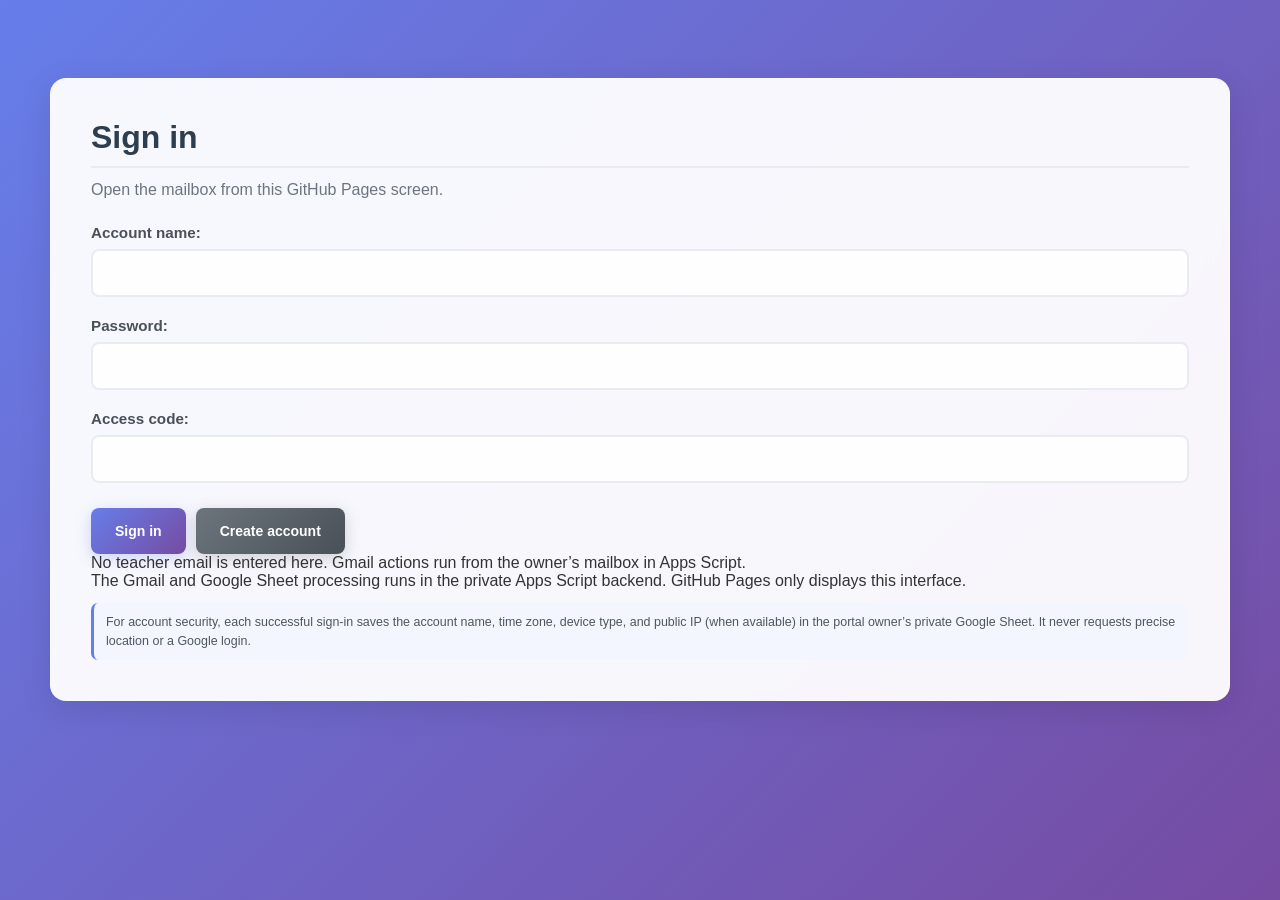
<file: index.html>
<!doctype html>
<html lang="en">
  <head>
    <meta charset="utf-8" />
    <meta name="viewport" content="width=device-width, initial-scale=1" />
    <title>Teacher Mail Desk</title>
    <link rel="stylesheet" href="styles.css" />
  </head>
  <body>
    <div id="alertContainer" aria-live="polite"></div>
    <section id="attachmentViewer" class="attachment-viewer hidden" role="dialog" aria-modal="true" aria-labelledby="attachmentViewerTitle">
      <div class="attachment-viewer-card">
        <header class="attachment-viewer-header">
          <div><p class="eyebrow">ATTACHMENT</p><h2 id="attachmentViewerTitle">File</h2></div>
          <button id="attachmentViewerCloseButton" class="icon-button" type="button" aria-label="Close attachment viewer">×</button>
        </header>
        <p id="attachmentViewerStatus" class="attachment-viewer-status">Loading file…</p>
        <div id="attachmentViewerBody" class="attachment-viewer-body"></div>
        <div class="attachment-viewer-actions"><button id="attachmentViewerDownloadButton" class="button button-secondary" type="button" disabled>Download file</button></div>
      </div>
    </section>
    <main>
      <form id="loginForm" class="container">
        <h2>Sign in</h2>
        <p class="muted">Open the mailbox from this GitHub Pages screen.</p>
        <div class="form-group"><label for="loginAccountName">Account name:</label><input id="loginAccountName" type="text" autocomplete="username" required /></div>
        <div class="form-group"><label for="loginPassword">Password:</label><input id="loginPassword" type="password" autocomplete="current-password" minlength="6" required /></div>
        <div class="form-group"><label for="loginAccessCode">Access code:</label><input id="loginAccessCode" type="password" autocomplete="one-time-code" minlength="4" required /></div>
        <div class="button-group"><button id="loginButton" type="button">Sign in</button><button type="button" id="showRegisterBtn" class="secondary">Create account</button></div>
        <p class="helper">No teacher email is entered here. Gmail actions run from the owner’s mailbox in Apps Script.</p>
        <p class="helper">The Gmail and Google Sheet processing runs in the private Apps Script backend. GitHub Pages only displays this interface.</p>
        <p class="sign-in-audit-note">For account security, each successful sign-in saves the account name, time zone, device type, and public IP (when available) in the portal owner’s private Google Sheet. It never requests precise location or a Google login.</p>
      </form>

      <form id="registerForm" class="container hidden">
        <h2>Create account</h2>
        <p class="muted">Create the teacher’s portal account using the administrator access code.</p>
        <div class="form-group"><label for="registerAccountName">Account name:</label><input id="registerAccountName" type="text" autocomplete="username" required /></div>
        <div class="form-group"><label for="registerPassword">Password:</label><input id="registerPassword" type="password" autocomplete="new-password" minlength="6" required /></div>
        <div class="form-group"><label for="registerAccessCode">Access code:</label><input id="registerAccessCode" type="password" autocomplete="one-time-code" minlength="4" required /></div>
        <div class="button-group"><button id="registerButton" type="button">Create account</button><button type="button" id="showLoginBtn" class="secondary">Back to sign in</button></div>
        <p class="helper">The password and access code are checked by Apps Script and never saved as plain text. The access-code hash is kept in the private Google Sheet.</p>
        <p class="sign-in-audit-note">A successful account creation is recorded in the private Google Sheet with its public IP when available. No precise location or Google login is requested.</p>
      </form>

      <section id="dashboardContainer" class="mail-shell hidden">
        <header class="mail-header">
          <div class="mail-brand"><span class="mail-mark">M</span><div><strong>Teacher Mail Desk</strong><span id="connectionStatus">Connecting securely…</span></div></div>
          <div class="mail-header-actions"><span id="statusLabel" class="mail-status"></span><button id="signoutButton" class="mail-signout" type="button">Sign out</button></div>
        </header>
        <div class="mail-layout">
          <aside class="mail-sidebar">
            <button id="composeOpenButton" class="compose-button" type="button">＋ Compose</button>
            <nav class="mail-nav" aria-label="Mailbox folders">
              <button class="mail-nav-button active" data-folder="all" type="button"><span>▣ All mail</span><span id="allCount">0</span></button>
              <button class="mail-nav-button" data-folder="inbox" type="button"><span>↘ Inbox</span><span id="inboxCount">0</span></button>
              <button class="mail-nav-button" data-folder="sent" type="button"><span>↗ Sent</span><span id="sentCount">0</span></button>
            </nav>
            <div class="mail-sidebar-footer"><button id="refreshButton" class="refresh-button" type="button">↻ Refresh mailbox</button></div>
          </aside>

          <section class="mail-main">
            <div class="mail-toolbar"><div><p class="eyebrow">MAILBOX</p><h1 id="folderTitle">All mail</h1></div><span class="mail-boundary">Private Google backend</span></div>
            <form id="composeForm" class="compose-card hidden">
              <div class="compose-heading"><div><p class="eyebrow">NEW MESSAGE</p><h2>Compose</h2></div><button id="composeCloseButton" class="icon-button" type="button" aria-label="Close compose">×</button></div>
              <div class="two-col"><div><label for="composeTo">To</label><input id="composeTo" type="text" placeholder="person@example.com" required /></div><div><label for="composeSubject">Subject</label><input id="composeSubject" type="text" maxlength="180" required /></div></div>
              <label for="composeBody">Message</label><textarea id="composeBody" maxlength="60000" placeholder="Write a plain-text message." required></textarea>
              <label for="composeFiles">Optional files</label><input id="composeFiles" type="file" multiple />
              <p class="helper">Files are sent through Gmail. Attachments and financial/account data are never shown in this portal.</p>
              <button id="composeButton" class="full-button" type="submit">Send</button>
            </form>

            <section class="thread-list-panel">
              <div id="threadList" class="thread-list"><div class="empty">Loading mailbox…</div></div>
              <div id="noThread" class="empty hidden">Select a conversation to read it.</div>
            </section>

            <section id="threadPanel" class="thread-reader hidden">
              <div class="reader-heading"><div><p class="eyebrow">CONVERSATION</p><h2 id="threadSubject">Conversation</h2><p id="threadRecipient" class="muted"></p></div><button id="closeThreadButton" class="icon-button" type="button" aria-label="Close conversation">×</button></div>
              <div id="messageList" class="message-list"></div>
              <form id="replyForm" class="reply-box"><label for="replyBody">Reply</label><textarea id="replyBody" maxlength="60000" placeholder="Reply to this conversation…" required></textarea><label for="replyFiles">Optional files</label><input id="replyFiles" type="file" multiple /><button id="replyButton" class="full-button" type="submit">Send reply</button></form>
              <form id="forwardForm" class="reply-box hidden"><input id="forwardThreadId" type="hidden" /><input id="forwardMessageId" type="hidden" /><h3>Forward selected message</h3><label for="forwardTo">Forward to</label><input id="forwardTo" type="text" placeholder="person@example.com" required /><label for="forwardNote">Optional note</label><textarea id="forwardNote" maxlength="60000"></textarea><label for="forwardFiles">Optional files</label><input id="forwardFiles" type="file" multiple /><button id="forwardButton" class="full-button" type="submit">Forward message</button></form>
            </section>
          </section>

          <aside class="allowed-panel">
            <div class="allowed-heading"><div><p class="eyebrow">ACCESS LIST</p><h2>Allowed senders</h2></div><span class="lock-mark">✓</span></div>
            <p class="allowed-help">Only addresses listed in your Google Sheet can appear as new incoming conversations.</p>
            <div id="allowedSendersList" class="allowed-list"><div class="empty">Loading allowed senders…</div></div>
          </aside>
        </div>
      </section>
    </main>
    <script src="frontend.js?v=attachment-in-page-viewer-20260810-v8"></script>
  </body>
</html>
</file>
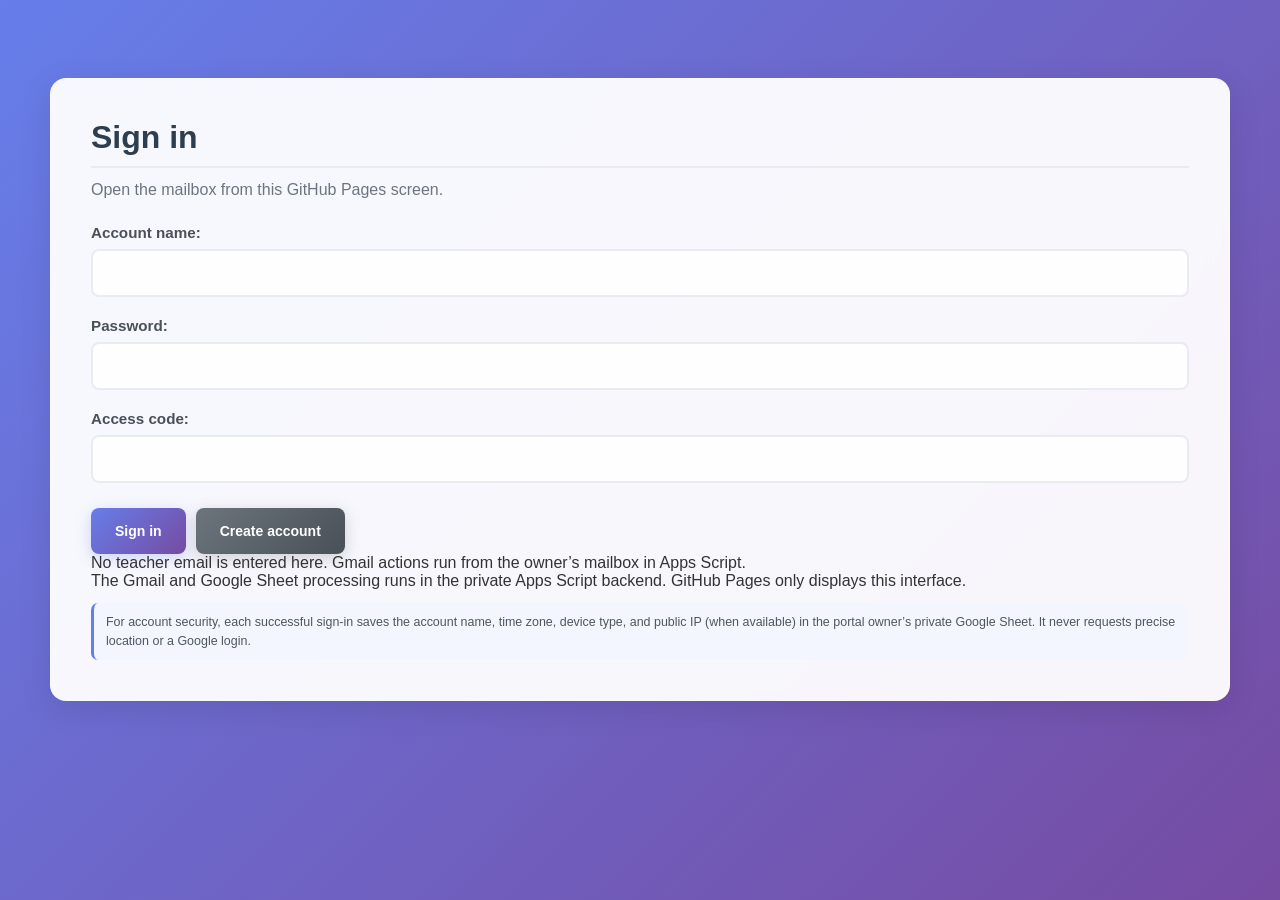
<file: pages/index.html>
<!doctype html>
<html lang="en">
  <head>
    <meta charset="utf-8" />
    <meta name="viewport" content="width=device-width, initial-scale=1" />
    <title>Teacher Mail Desk</title>
  </head>
  <body>
    <p>Opening the GitHub Pages teacher mailbox…</p>
    <script>window.location.replace('../' + window.location.search + window.location.hash);</script>
  </body>
</html>
</file>
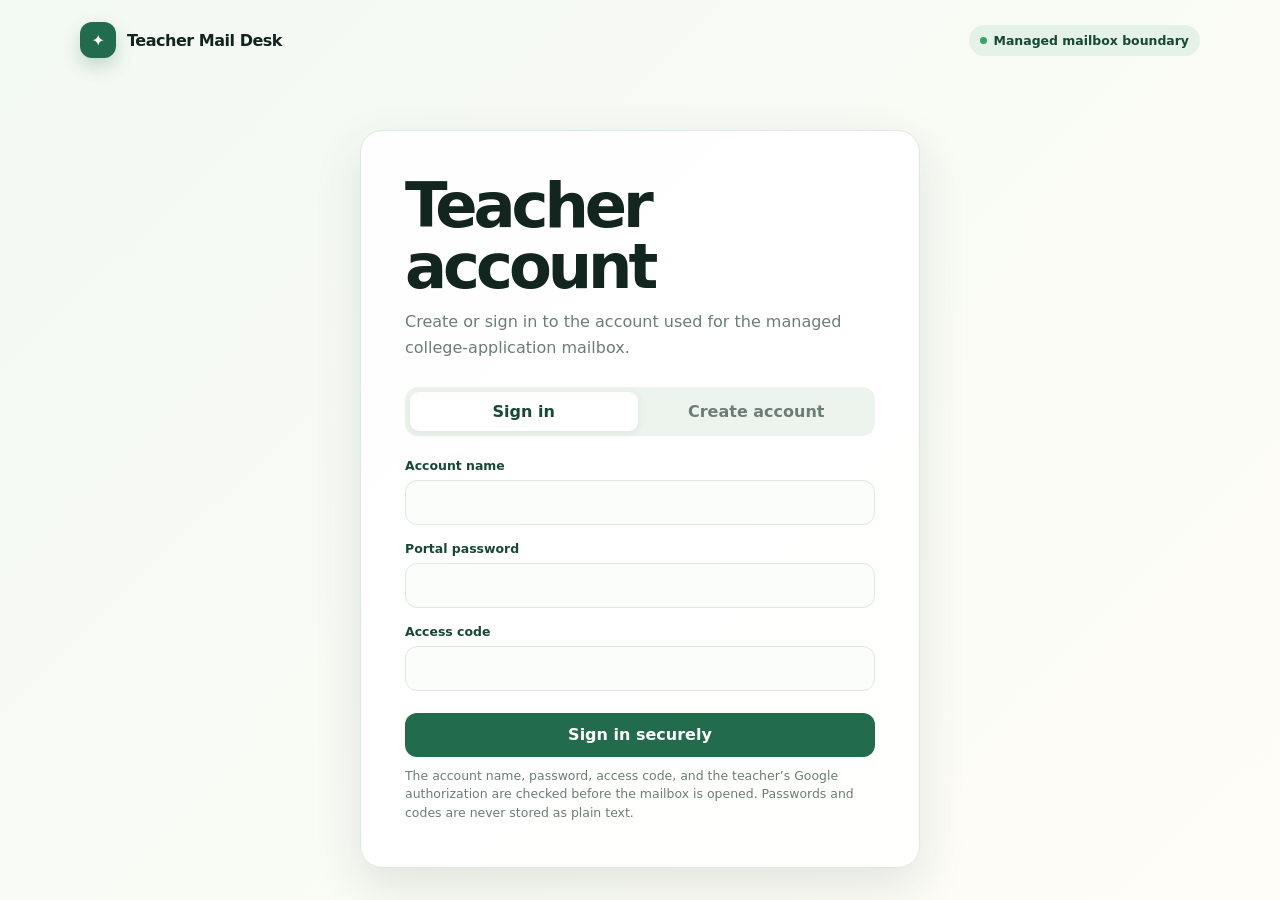
<file: apps-script/portal/Index.html>
<!doctype html>
<html lang="en">
  <head>
    <base target="_top">
    <meta charset="utf-8">
    <meta name="viewport" content="width=device-width, initial-scale=1">
    <style>
      :root {
        color-scheme: light;
        --ink: #13251f;
        --muted: #6b7d76;
        --line: #dce8e0;
        --paper: #f5f9f5;
        --white: #ffffff;
        --green: #236b4d;
        --green-dark: #174735;
        --mint: #e4f2e7;
        --yellow: #fff5d5;
        --red: #a73e3e;
        --shadow: 0 18px 48px rgba(30, 67, 51, .12);
        font-family: Inter, ui-sans-serif, system-ui, -apple-system, BlinkMacSystemFont, "Segoe UI", sans-serif;
      }
      * { box-sizing: border-box; }
      body { margin: 0; min-width: 320px; color: var(--ink); background: linear-gradient(135deg, #f3f9f3, #fffdf7); }
      button, input, textarea { font: inherit; }
      button { cursor: pointer; }
      .app { min-height: 100vh; padding: 22px; }
      .shell { width: min(1120px, 100%); margin: 0 auto; }
      .topbar { display: flex; justify-content: space-between; align-items: center; gap: 14px; margin-bottom: 18px; }
      .brand { display: flex; align-items: center; gap: 11px; font-weight: 850; letter-spacing: -.03em; }
      .brand-mark { display: grid; place-items: center; width: 36px; height: 36px; border-radius: 12px; color: white; background: var(--green); box-shadow: 0 8px 18px rgba(35,107,77,.24); }
      .security-pill { display: inline-flex; align-items: center; gap: 7px; padding: 8px 11px; color: var(--green-dark); background: var(--mint); border-radius: 999px; font-size: .78rem; font-weight: 780; }
      .security-pill span { width: 7px; height: 7px; border-radius: 50%; background: #35a469; }
      .card { background: rgba(255,255,255,.9); border: 1px solid var(--line); border-radius: 22px; box-shadow: var(--shadow); }
      .auth-card { width: min(560px, 100%); margin: 8vh auto 0; padding: clamp(24px, 5vw, 44px); }
      .overline { margin: 0 0 9px; color: var(--green); font-size: .72rem; font-weight: 850; letter-spacing: .15em; }
      h1, h2, h3, p { margin-top: 0; }
      h1 { margin-bottom: 12px; font-size: clamp(2rem, 6vw, 3.9rem); line-height: .98; letter-spacing: -.065em; }
      h2 { margin-bottom: 6px; font-size: 1.55rem; letter-spacing: -.04em; }
      h3 { margin-bottom: 4px; font-size: 1rem; }
      .muted { color: var(--muted); line-height: 1.6; }
      .auth-tabs { display: grid; grid-template-columns: 1fr 1fr; gap: 5px; padding: 5px; margin: 26px 0 22px; background: #edf4ee; border-radius: 13px; }
      .tab { border: 0; padding: 10px; color: var(--muted); background: transparent; border-radius: 9px; font-weight: 760; }
      .tab.active { color: var(--green-dark); background: white; box-shadow: 0 2px 10px rgba(40, 74, 56, .09); }
      label { display: block; margin: 16px 0 7px; color: var(--green-dark); font-size: .78rem; font-weight: 790; }
      input, textarea { width: 100%; border: 1px solid var(--line); border-radius: 12px; padding: 12px 13px; color: var(--ink); background: #fbfdfb; outline: none; }
      input:focus, textarea:focus { border-color: #73aa88; box-shadow: 0 0 0 4px rgba(115,170,136,.14); }
      input[readonly] { color: var(--muted); background: #f0f5f1; }
      textarea { min-height: 150px; resize: vertical; line-height: 1.55; }
      .button { display: inline-flex; justify-content: center; align-items: center; min-height: 44px; width: 100%; border: 1px solid transparent; border-radius: 12px; padding: 0 16px; font-weight: 800; }
      .button-primary { color: white; background: var(--green); }
      .button-primary:hover { background: var(--green-dark); }
      .button-secondary { color: var(--green-dark); border-color: var(--line); background: white; }
      .button-quiet { width: auto; min-height: 36px; padding: 0 12px; color: var(--green); background: transparent; }
      .form-actions { margin-top: 22px; }
      .helper { margin: 10px 0 0; color: var(--muted); font-size: .78rem; line-height: 1.5; }
      .notice { margin: 13px 0; padding: 12px 13px; border-radius: 12px; color: var(--red); background: #fff0f0; font-size: .85rem; line-height: 1.45; }
      .notice.success { color: var(--green-dark); background: var(--mint); }
      .notice.warning { color: #70560d; background: var(--yellow); }
      [hidden] { display: none !important; }

      .dashboard-grid { display: grid; grid-template-columns: 280px minmax(0, 1fr); gap: 15px; }
      .side, .main-panel { padding: 18px; }
      .side { min-height: 650px; }
      .side-header, .panel-header { display: flex; justify-content: space-between; align-items: center; gap: 12px; }
      .side-header { margin-bottom: 14px; }
      .account-chip { margin: 12px 0 20px; padding: 12px; border: 1px solid var(--line); border-radius: 14px; background: #f7fbf7; }
      .account-chip strong, .account-chip span { display: block; overflow: hidden; text-overflow: ellipsis; white-space: nowrap; }
      .account-chip strong { font-size: .86rem; }
      .account-chip span { margin-top: 4px; color: var(--muted); font-size: .74rem; }
      .filter-note { margin: 16px 0; padding: 13px; border-radius: 14px; background: var(--mint); }
      .filter-note strong { display: block; margin-bottom: 5px; color: var(--green-dark); font-size: .82rem; }
      .filter-note p { margin-bottom: 0; color: #527064; font-size: .76rem; line-height: 1.5; }
      .thread-list { display: grid; gap: 7px; }
      .thread-button { width: 100%; padding: 12px; border: 1px solid transparent; border-radius: 13px; color: inherit; text-align: left; background: transparent; }
      .thread-button:hover, .thread-button.active { border-color: var(--line); background: #f4faf5; }
      .thread-button strong, .thread-button span { display: block; overflow: hidden; text-overflow: ellipsis; white-space: nowrap; }
      .thread-button strong { font-size: .82rem; }
      .thread-button span { margin-top: 4px; color: var(--muted); font-size: .74rem; }
      .empty { padding: 28px 12px; color: var(--muted); font-size: .82rem; line-height: 1.55; text-align: center; }
      .main-panel { min-width: 0; }
      .compose-card { padding: 17px; border: 1px solid var(--line); border-radius: 16px; background: #f9fcf9; }
      .compose-card textarea { min-height: 112px; background: white; }
      .two-col { display: grid; grid-template-columns: 1fr 1fr; gap: 10px; }
      .thread-panel { margin-top: 15px; padding-top: 17px; border-top: 1px solid var(--line); }
      .thread-title { margin-bottom: 14px; }
      .message-list { display: grid; gap: 10px; }
      .message { padding: 13px 14px; border: 1px solid var(--line); border-radius: 15px; background: white; }
      .message.mine { border-color: #b9dbc4; background: #f1faf3; }
      .message-meta { display: flex; justify-content: space-between; gap: 10px; margin-bottom: 7px; color: var(--muted); font-size: .72rem; }
      .message-body { white-space: pre-wrap; line-height: 1.55; font-size: .88rem; }
      .blocked-message { color: #766018; background: var(--yellow); border-color: #f0dfaa; font-size: .8rem; line-height: 1.5; }
      .reply-box { margin-top: 13px; }
      .reply-box textarea { min-height: 95px; }
      .reply-actions { display: flex; justify-content: flex-end; gap: 8px; margin-top: 9px; }
      .reply-actions .button { width: auto; }
      .loading { color: var(--muted); font-size: .82rem; }

      @media (max-width: 760px) {
        .app { padding: 12px; }
        .topbar { align-items: flex-start; flex-direction: column; }
        .dashboard-grid { grid-template-columns: 1fr; }
        .side { min-height: 0; }
        .two-col { grid-template-columns: 1fr; }
      }
    </style>
  </head>
  <body>
    <main class="app">
      <div class="shell">
        <header class="topbar">
          <div class="brand"><span class="brand-mark">✦</span><span>Teacher Mail Desk</span></div>
          <div class="security-pill"><span></span> Managed mailbox boundary</div>
        </header>

        <section id="auth-view" class="card auth-card">
          <h1>Teacher account</h1>
          <p class="muted">Create or sign in to the account used for the managed college-application mailbox.</p>
          <div id="auth-notice" class="notice" hidden></div>
          <div class="auth-tabs">
            <button id="signin-tab" class="tab active" type="button">Sign in</button>
            <button id="signup-tab" class="tab" type="button">Create account</button>
          </div>
          <form id="signin-form">
            <label for="signin-account-name">Account name</label>
            <input id="signin-account-name" type="text" autocomplete="username" required>
            <label for="signin-password">Portal password</label>
            <input id="signin-password" type="password" minlength="6" autocomplete="current-password" required>
            <label for="signin-access-code">Access code</label>
            <input id="signin-access-code" type="password" minlength="4" autocomplete="one-time-code" required>
            <div class="form-actions"><button class="button button-primary" type="submit">Sign in securely</button></div>
            <p class="helper">The account name, password, access code, and the teacher’s Google authorization are checked before the mailbox is opened. Passwords and codes are never stored as plain text.</p>
          </form>
          <form id="signup-form" hidden>
            <label for="signup-account-name">Account name</label>
            <input id="signup-account-name" type="text" maxlength="80" autocomplete="username" required>
            <label for="signup-password">Create portal password</label>
            <input id="signup-password" type="password" minlength="6" autocomplete="new-password" required>
            <label for="access-code">Invitation access code</label>
            <input id="access-code" type="password" minlength="4" autocomplete="one-time-code" required>
            <div class="form-actions"><button class="button button-primary" type="submit">Create protected account</button></div>
            <p class="helper">The account name is linked to the signed-in teacher Google account. The access code is checked but never saved in the Sheet.</p>
          </form>
        </section>

        <section id="dashboard-view" hidden>
          <div class="dashboard-grid">
            <aside class="card side">
              <div class="side-header"><div><p class="overline">WORKSPACE</p><h2>Conversations</h2></div><button id="refresh-button" class="button button-quiet" type="button">Refresh</button></div>
              <div class="account-chip"><strong id="account-email"></strong><span>Google account in use</span></div>
              <div class="filter-note"><strong>Private by construction</strong><p>Only portal-created threads are fetched. Attachments and messages containing financial/account signals are hidden.</p></div>
              <div id="thread-list" class="thread-list"><div class="empty">Loading managed conversations…</div></div>
              <div style="margin-top:18px"><button id="signout-button" class="button button-secondary" type="button">Sign out</button></div>
            </aside>

            <section class="card main-panel">
              <div class="panel-header"><div><p class="overline">MAIL DESK</p><h2>Send a message</h2></div><span id="status-label" class="loading"></span></div>
              <div id="dashboard-notice" class="notice" hidden></div>
              <form id="compose-form" class="compose-card">
                <div class="two-col">
                  <div><label for="compose-to">To</label><input id="compose-to" type="text" placeholder="person@example.com" required></div>
                  <div><label for="compose-subject">Subject</label><input id="compose-subject" type="text" maxlength="180" required></div>
                </div>
                <label for="compose-body">Message</label>
                <textarea id="compose-body" maxlength="60000" placeholder="Write a plain-text message. Financial/account content is blocked." required></textarea>
                <label for="compose-files">Optional files</label>
                <input id="compose-files" type="file" multiple>
                <p class="helper">Up to 5 files, 20 MB total. Files can be sent to the recipient but are never displayed in this portal or included in the audit copy.</p>
                <div class="form-actions"><button class="button button-primary" type="submit">Send through managed Gmail</button></div>
              </form>

              <div id="thread-panel" class="thread-panel" hidden>
                <div class="thread-title"><p class="overline">SELECTED THREAD</p><h2 id="thread-subject">Conversation</h2><p id="thread-recipient" class="muted"></p></div>
                <div id="message-list" class="message-list"></div>
                <form id="reply-form" class="reply-box">
                  <label for="reply-body">Reply</label>
                  <textarea id="reply-body" maxlength="60000" placeholder="Reply in plain text. Financial/account content is blocked." required></textarea>
                  <label for="reply-files">Optional files</label>
                  <input id="reply-files" type="file" multiple>
                  <p class="helper">Up to 5 files, 20 MB total. Files are hidden from the portal and omitted from the audit copy.</p>
                  <div class="reply-actions"><button class="button button-primary" type="submit">Send reply</button></div>
                </form>
              </div>
              <div id="no-thread" class="empty">Select a managed conversation after loading the inbox.</div>
            </section>
          </div>
        </section>
      </div>
    </main>
    <script>
      let currentEmail = '';
      let currentThreads = [];
      let selectedThreadId = '';

      const $ = (id) => document.getElementById(id);
      const authView = $('auth-view');
      const dashboardView = $('dashboard-view');

      function rpc(functionName, args, onSuccess, onFailure) {
        let runner = google.script.run.withSuccessHandler(onSuccess || (() => {})).withFailureHandler(onFailure || showError);
        runner[functionName].apply(runner, args || []);
      }

      function showError(error) {
        const message = error && error.message ? error.message : String(error || 'Request failed.');
        showNotice('auth-notice', message, false);
        showNotice('dashboard-notice', message, false);
      }

      function showNotice(id, message, success) {
        const node = $(id);
        if (!node) return;
        node.textContent = message || '';
        node.classList.toggle('success', Boolean(success));
        node.classList.toggle('warning', false);
        node.hidden = !message;
      }

      function setBusy(button, busy, label) {
        if (!button) return;
        button.disabled = busy;
        if (busy) { button.dataset.originalLabel = button.textContent; button.textContent = label || 'Working…'; }
        else if (button.dataset.originalLabel) button.textContent = button.dataset.originalLabel;
      }

      function readAttachments(input) {
        const files = Array.from(input.files || []);
        if (files.length > 5) return Promise.reject(new Error('Attach no more than 5 files per message.'));
        const total = files.reduce((sum, file) => sum + file.size, 0);
        if (total > 20 * 1024 * 1024) return Promise.reject(new Error('Attachments are limited to 20 MB total per message.'));
        return Promise.all(files.map((file) => new Promise((resolve, reject) => {
          const reader = new FileReader();
          reader.onload = () => {
            const value = String(reader.result || '');
            resolve({ name: file.name, mimeType: file.type || 'application/octet-stream', base64: value.includes(',') ? value.split(',')[1] : value });
          };
          reader.onerror = () => reject(new Error('A selected file could not be read.'));
          reader.readAsDataURL(file);
        })));
      }

      function switchAuthTab(mode) {
        const signup = mode === 'signup';
        $('signup-form').hidden = !signup;
        $('signin-form').hidden = signup;
        $('signup-tab').classList.toggle('active', signup);
        $('signin-tab').classList.toggle('active', !signup);
        showNotice('auth-notice', '', false);
      }

      function renderState(state) {
        if (!state || !state.ok) {
          showNotice('auth-notice', state && state.message ? state.message : 'Open this portal while signed in to the teacher Google account.', false);
          return;
        }
        currentEmail = state.email;
        if (state.authenticated) openDashboard();
        else if (!state.registered) switchAuthTab('signup');
      }

      function openDashboard() {
        authView.hidden = true;
        dashboardView.hidden = false;
        $('account-email').textContent = currentEmail;
        rpc('setupMailbox', [], () => loadThreads(), showError);
      }

      function loadThreads() {
        $('status-label').textContent = 'Loading…';
        rpc('listManagedThreads', [], (result) => {
          currentThreads = result.threads || [];
          $('status-label').textContent = currentThreads.length + ' managed thread' + (currentThreads.length === 1 ? '' : 's');
          renderThreadList();
          if (selectedThreadId) selectThread(selectedThreadId);
        }, (error) => { $('status-label').textContent = ''; showError(error); });
      }

      function renderThreadList() {
        const list = $('thread-list');
        list.textContent = '';
        if (!currentThreads.length) {
          const empty = document.createElement('div'); empty.className = 'empty'; empty.textContent = 'No portal-created conversations yet. Use the message form to start one.'; list.appendChild(empty); return;
        }
        currentThreads.forEach((thread) => {
          const button = document.createElement('button');
          button.type = 'button'; button.className = 'thread-button' + (thread.threadId === selectedThreadId ? ' active' : '');
          button.addEventListener('click', () => selectThread(thread.threadId));
          const title = document.createElement('strong'); title.textContent = thread.subject || 'Private conversation';
          const preview = document.createElement('span'); preview.textContent = thread.preview || thread.recipient || '';
          button.append(title, preview); list.appendChild(button);
        });
      }

      function selectThread(id) {
        selectedThreadId = id;
        const thread = currentThreads.find((item) => item.threadId === id);
        if (!thread) return;
        renderThreadList();
        $('no-thread').hidden = true;
        $('thread-panel').hidden = false;
        $('thread-subject').textContent = thread.subject || 'Private conversation';
        $('thread-recipient').textContent = 'Conversation with ' + (thread.recipient || 'managed recipient');
        const list = $('message-list'); list.textContent = '';
        (thread.messages || []).forEach((message) => {
          const card = document.createElement('article');
          card.className = 'message' + (message.mine ? ' mine' : '') + (message.blocked ? ' blocked-message' : '');
          if (message.blocked) {
            card.textContent = 'This message is hidden by the privacy filter. Attachments and suspected financial/account content are never shown.';
          } else {
            const meta = document.createElement('div'); meta.className = 'message-meta';
            const from = document.createElement('span'); from.textContent = message.mine ? 'Sent by teacher portal' : (message.from || 'Sender hidden');
            const date = document.createElement('span'); date.textContent = message.date || '';
            meta.append(from, date);
            const body = document.createElement('div'); body.className = 'message-body'; body.textContent = message.body || '';
            card.append(meta, body);
          }
          list.appendChild(card);
        });
      }

      $('signin-tab').addEventListener('click', () => switchAuthTab('signin'));
      $('signup-tab').addEventListener('click', () => switchAuthTab('signup'));
      $('signin-form').addEventListener('submit', (event) => {
        event.preventDefault();
        const button = event.submitter; setBusy(button, true, 'Signing in…'); showNotice('auth-notice', '', false);
        rpc('signIn', [$('signin-account-name').value, $('signin-password').value, $('signin-access-code').value], (result) => { setBusy(button, false); currentEmail = result.email; openDashboard(); }, (error) => { setBusy(button, false); showError(error); });
      });
      $('signup-form').addEventListener('submit', (event) => {
        event.preventDefault();
        const button = event.submitter; setBusy(button, true, 'Creating account…'); showNotice('auth-notice', '', false);
        rpc('signUp', [$('signup-account-name').value, $('signup-password').value, $('access-code').value], (result) => { setBusy(button, false); currentEmail = result.email; openDashboard(); }, (error) => { setBusy(button, false); showError(error); });
      });
      $('compose-form').addEventListener('submit', async (event) => {
        event.preventDefault();
        const button = event.submitter; setBusy(button, true, 'Preparing…'); showNotice('dashboard-notice', '', false);
        let attachments;
        try { attachments = await readAttachments($('compose-files')); } catch (error) { setBusy(button, false); showError(error); return; }
        setBusy(button, true, 'Sending…');
        rpc('sendMessage', [$('compose-to').value, $('compose-subject').value, $('compose-body').value, attachments], () => {
          setBusy(button, false); $('compose-form').reset(); showNotice('dashboard-notice', 'Message sent. The new conversation is now in the managed inbox.', true); loadThreads();
        }, (error) => { setBusy(button, false); showError(error); });
      });
      $('reply-form').addEventListener('submit', async (event) => {
        event.preventDefault();
        const button = event.submitter; setBusy(button, true, 'Preparing…'); showNotice('dashboard-notice', '', false);
        let attachments;
        try { attachments = await readAttachments($('reply-files')); } catch (error) { setBusy(button, false); showError(error); return; }
        setBusy(button, true, 'Sending…');
        rpc('replyToThread', [selectedThreadId, $('reply-body').value, attachments], () => {
          setBusy(button, false); $('reply-form').reset(); showNotice('dashboard-notice', 'Reply sent through the managed Gmail backend.', true); loadThreads();
        }, (error) => { setBusy(button, false); showError(error); });
      });
      $('refresh-button').addEventListener('click', loadThreads);
      $('signout-button').addEventListener('click', () => { rpc('signOut', [], () => { dashboardView.hidden = true; authView.hidden = false; switchAuthTab('signin'); $('signin-password').value = ''; showNotice('auth-notice', 'You have been signed out.', true); }, showError); });

      rpc('getAppState', [], renderState, showError);
    </script>
  </body>
</html>
</file>
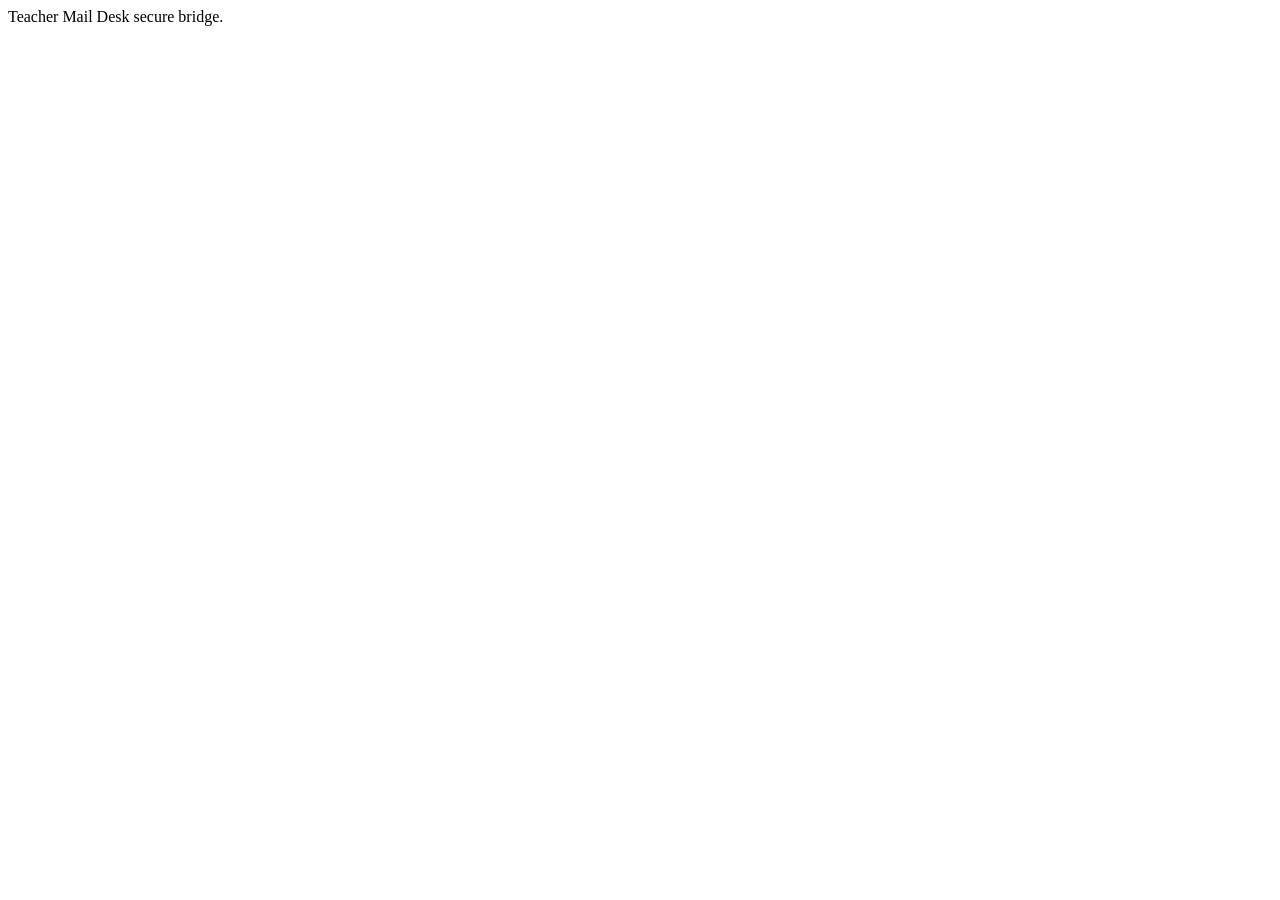
<file: apps-script/portal/Bridge.html>
<!doctype html>
<html lang="en">
  <head>
    <base target="_top">
    <meta charset="utf-8">
    <meta name="viewport" content="width=device-width, initial-scale=1">
  </head>
  <body>Teacher Mail Desk secure bridge.</body>
</html>
</file>
<file: styles.css>
* {
  margin: 0;
  padding: 0;
  box-sizing: border-box;
}

:root {
  color-scheme: light;
  font-family: -apple-system, BlinkMacSystemFont, "Segoe UI", Roboto, sans-serif;
  color: #333;
}

body {
  width: 100%;
  max-width: 1440px;
  min-height: 100vh;
  margin: 0 auto;
  padding: clamp(12px, 2vw, 24px);
  background: linear-gradient(135deg, #667eea 0%, #764ba2 100%);
  overflow-x: hidden;
}

main {
  width: min(1180px, 100%);
  margin: clamp(18px, 6vh, 72px) auto 28px;
}

#alertContainer { min-height: 0; }

.container {
  width: 100%;
  padding: clamp(22px, 3.2vw, 40px);
  margin-bottom: 20px;
  border: 1px solid rgba(255, 255, 255, 0.2);
  border-radius: 16px;
  background: rgba(255, 255, 255, 0.95);
  box-shadow: 0 8px 32px rgba(0, 0, 0, 0.1);
  backdrop-filter: blur(10px);
}

h2 {
  margin-bottom: 10px;
  padding-bottom: 10px;
  border-bottom: 2px solid #e9ecef;
  color: #2c3e50;
  font-size: 2em;
  font-weight: 600;
}

.muted {
  margin-bottom: 22px;
  color: #6c757d;
  line-height: 1.5;
}

.form-group { margin-bottom: 20px; }

.form-group label {
  display: block;
  margin-bottom: 8px;
  color: #495057;
  font-size: 0.95em;
  font-weight: 600;
}

.form-group input {
  width: 100%;
  padding: 14px 16px;
  border: 2px solid #e9ecef;
  border-radius: 8px;
  outline: none;
  color: #333;
  background: rgba(255, 255, 255, 0.9);
  font: inherit;
  transition: all 0.3s ease;
}

input,
textarea {
  display: block;
  width: 100%;
  max-width: 100%;
  border: 2px solid #e9ecef;
  border-radius: 8px;
  outline: none;
  color: #333;
  background: rgba(255, 255, 255, 0.9);
  font: inherit;
  line-height: 1.45;
  transition: border-color 0.2s ease, box-shadow 0.2s ease, background 0.2s ease;
}

input:not([type="file"]),
textarea {
  padding: 13px 14px;
}

textarea {
  min-height: 122px;
  resize: vertical;
}

label {
  display: block;
  margin: 0 0 8px;
  color: #495057;
  font-size: 0.9rem;
  font-weight: 650;
}

input:focus,
textarea:focus {
  border-color: #667eea;
  box-shadow: 0 0 0 3px rgba(102, 126, 234, 0.12);
  background: #fff;
}

input[type="file"] {
  min-height: 44px;
  padding: 8px;
  cursor: pointer;
}

.form-group input:focus {
  border-color: #667eea;
  box-shadow: 0 0 0 3px rgba(102, 126, 234, 0.1);
  background: #fff;
}

.button-group {
  display: flex;
  flex-wrap: wrap;
  gap: 10px;
  margin-top: 25px;
}

button {
  flex: 0 1 auto;
  min-height: 46px;
  padding: 12px 24px;
  border: 0;
  border-radius: 8px;
  color: #fff;
  background: linear-gradient(135deg, #667eea, #764ba2);
  box-shadow: 0 4px 15px rgba(102, 126, 234, 0.3);
  font: inherit;
  font-size: 14px;
  font-weight: 600;
  cursor: pointer;
  transition: all 0.3s ease;
}

button:hover { transform: translateY(-2px); box-shadow: 0 6px 20px rgba(102, 126, 234, 0.4); }
button:active { transform: translateY(0); }
button:disabled,
button:disabled:hover,
button:disabled:active {
  color: #f1f3f5;
  background: #8a9299;
  box-shadow: none;
  cursor: not-allowed;
  opacity: 0.9;
  transform: none;
}

button.secondary {
  color: #fff;
  background: linear-gradient(135deg, #6c757d, #495057);
  box-shadow: 0 4px 15px rgba(108, 117, 125, 0.3);
}
button.secondary:disabled,
button.secondary:disabled:hover,
button.secondary:disabled:active {
  color: #f1f3f5;
  background: #8a9299;
  box-shadow: none;
}

.security-note {
  margin: 0 auto;
  max-width: 500px;
  color: rgba(255, 255, 255, 0.88);
  font-size: 0.82rem;
  line-height: 1.55;
  text-align: center;
}

.sign-in-audit-note {
  margin-top: 13px;
  padding: 10px 12px;
  border-left: 3px solid #667eea;
  border-radius: 7px;
  color: #4c5662;
  background: #f4f6ff;
  font-size: .78rem;
  line-height: 1.5;
}

.alert {
  padding: 16px 20px;
  margin: 0 auto 15px;
  border-left: 4px solid;
  border-radius: 8px;
  background: #f8d7da;
  color: #721c24;
  font-weight: 500;
  line-height: 1.45;
}

.alert-success { border-left-color: #28a745; background: #d4edda; color: #155724; }
.hidden { display: none !important; }

.dashboard-grid {
  display: grid;
  grid-template-columns: minmax(250px, 0.78fr) minmax(0, 1.8fr);
  gap: clamp(14px, 2vw, 22px);
  align-items: start;
}
.side-panel, .main-panel { width: auto; min-width: 0; }
.side-panel { min-height: 650px; }
.side-heading, .panel-heading { display: flex; align-items: flex-start; justify-content: space-between; gap: 14px; }
.side-heading h2, .panel-heading h2 { margin-bottom: 0; border-bottom: 0; padding-bottom: 0; font-size: 1.5rem; }
.eyebrow { margin-bottom: 7px; color: #667eea; font-size: .7rem; font-weight: 850; letter-spacing: .15em; }
.quiet { flex: 0 0 auto; width: auto; min-width: 92px; min-height: 36px; padding: 8px 12px; color: #495057; background: #eef1f8; box-shadow: none; }
.quiet:hover { color: #fff; background: linear-gradient(135deg, #667eea, #764ba2); }
.account-chip { margin: 18px 0; padding: 13px; border: 1px solid #e9ecef; border-radius: 12px; background: #f7f8fc; }
.account-chip strong, .account-chip span { display: block; overflow: hidden; text-overflow: ellipsis; white-space: nowrap; }
.account-chip strong { font-size: .84rem; }
.account-chip span { margin-top: 5px; color: #6c757d; font-size: .75rem; }
.filter-note { margin: 16px 0; padding: 13px; border-radius: 12px; color: #4d477d; background: #f0efff; }
.filter-note strong { display: block; margin-bottom: 5px; font-size: .82rem; }
.filter-note p { margin: 0; font-size: .76rem; line-height: 1.5; }
.thread-list { display: grid; gap: 7px; }
.thread-button { width: 100%; padding: 11px; border: 1px solid transparent; border-radius: 10px; color: #333; text-align: left; background: transparent; box-shadow: none; }
.thread-button:hover, .thread-button.active { color: #2c3e50; background: #f1f2ff; box-shadow: none; transform: none; }
.thread-button strong, .thread-button span { display: block; overflow: hidden; text-overflow: ellipsis; white-space: nowrap; }
.thread-button strong { font-size: .82rem; }
.thread-button span { margin-top: 4px; color: #6c757d; font-size: .74rem; }
.empty { padding: 28px 12px; color: #6c757d; font-size: .82rem; line-height: 1.55; text-align: center; }
.full-button { width: 100%; margin-top: 12px; }
.main-panel { padding: clamp(22px, 3.2vw, 40px); }
.compose-card { display: grid; gap: 14px; margin-top: 20px; padding: clamp(15px, 2vw, 20px); border: 1px solid #e9ecef; border-radius: 12px; background: #f8f9fd; }
.compose-card textarea, .reply-box textarea { min-height: 118px; background: #fff; }
.two-col { display: grid; grid-template-columns: 1fr 1fr; gap: 10px; }
.small-text { max-width: 48%; font-size: .78rem; text-align: right; }
.thread-panel { margin-top: 22px; padding-top: 22px; border-top: 1px solid #e9ecef; }
.thread-panel > h2 { margin-bottom: 4px; }
.message-list { display: grid; gap: 10px; margin-top: 17px; }
.message { padding: 13px 14px; border: 1px solid #e9ecef; border-radius: 12px; background: white; }
.message.mine { border-color: #c7d0fb; background: #f5f6ff; }
.message-meta { display: flex; justify-content: space-between; gap: 10px; margin-bottom: 7px; color: #6c757d; font-size: .72rem; }
.message-body { white-space: pre-wrap; line-height: 1.55; font-size: .88rem; }
.message-attachment-note { margin-top: 10px; color: #6b7280; font-size: 12px; }
.blocked-message { color: #766018; background: #fff7dc; border-color: #f0dfaa; font-size: .8rem; line-height: 1.5; }
.message-actions { display: flex; justify-content: flex-end; margin-top: 10px; }
.button-small { flex: 0 0 auto; min-height: 34px; padding: 7px 12px; font-size: .78rem; }
.reply-box { display: grid; gap: 14px; margin-top: 17px; padding-top: 17px; border-top: 1px solid #e9ecef; }
.reply-box h3 { margin-bottom: 4px; color: #2c3e50; }
#portalBridge { position: fixed; width: 1px; height: 1px; border: 0; opacity: 0; pointer-events: none; left: -10px; bottom: -10px; }
.attachment-viewer { position: fixed; z-index: 50; inset: 0; display: grid; place-items: center; padding: 18px; background: rgb(17 24 39 / 72%); }
.attachment-viewer.hidden { display: none; }
.attachment-viewer-card { display: grid; grid-template-rows: auto auto minmax(0, 1fr) auto; width: min(960px, 100%); height: min(760px, 100%); overflow: hidden; border: 1px solid #dfe3e8; border-radius: 16px; background: #fff; box-shadow: 0 24px 80px rgb(17 24 39 / 30%); }
.attachment-viewer-header { display: flex; align-items: flex-start; justify-content: space-between; gap: 16px; padding: 17px 20px 12px; border-bottom: 1px solid #e8ebef; }
.attachment-viewer-header h2 { margin: 2px 0 0; overflow: hidden; color: #28323d; font-size: 1.05rem; text-overflow: ellipsis; white-space: nowrap; }
.attachment-viewer-status { margin: 0; padding: 10px 20px; color: #69737e; background: #f7f8fa; font-size: .78rem; }
.attachment-viewer-body { display: grid; min-height: 0; place-items: center; overflow: auto; padding: 14px; background: #202733; }
.attachment-viewer-body img { display: block; max-width: 100%; max-height: 100%; object-fit: contain; }
.attachment-viewer-body iframe, .attachment-viewer-body object { display: block; width: 100%; height: 100%; min-height: 430px; border: 0; background: #fff; }
.attachment-viewer-body video { display: block; width: 100%; max-height: 100%; background: #000; }
.attachment-viewer-body audio { width: min(620px, 100%); }
.attachment-viewer-body pre { box-sizing: border-box; width: 100%; min-height: 100%; margin: 0; padding: 18px; overflow: auto; color: #f9fafb; white-space: pre-wrap; font: 14px/1.55 ui-monospace, SFMono-Regular, Menlo, monospace; }
.attachment-viewer-actions { display: flex; justify-content: flex-end; padding: 12px 20px 16px; border-top: 1px solid #e8ebef; background: #fff; }
.attachment-viewer-actions button:disabled { cursor: not-allowed; opacity: .55; }

@media (max-width: 600px) {
  body { padding: 10px; }
  main { width: 100%; margin: 12px auto 22px; }
  .container { padding: 20px 16px; border-radius: 14px; }
  h2 { font-size: 1.55rem; line-height: 1.18; }
  .button-group { flex-direction: column; }
  .button-group > button,
  button.full-button { width: 100%; }
  input:not([type="file"]),
  textarea { font-size: 16px; }
  .side-heading, .panel-heading { align-items: flex-start; }
  .side-heading h2, .panel-heading h2 { font-size: 1.35rem; }
  .small-text { max-width: 46%; line-height: 1.35; }
}

@media (max-width: 800px) {
  .dashboard-grid { grid-template-columns: minmax(0, 1fr); }
  .side-panel { min-height: 0; }
  .main-panel { padding: 20px 16px; }
}

@media (max-width: 620px) {
  .two-col { grid-template-columns: 1fr; }
  .main-panel { padding: 20px 16px; }
}

@media (min-width: 801px) and (max-width: 1040px) {
  .dashboard-grid { grid-template-columns: minmax(230px, 0.72fr) minmax(0, 1.5fr); }
  .container { padding: 26px; }
}

/* Gmail-style managed mailbox */
body.mailbox-open {
  max-width: none;
  padding: 0;
  background: #f6f8fc;
}

body.mailbox-open main {
  width: 100%;
  max-width: none;
  margin: 0;
}

.mail-shell { min-height: 100vh; background: #fff; color: #202124; }
.mail-header { display: flex; align-items: center; justify-content: space-between; gap: 18px; min-height: 72px; padding: 0 24px; border-bottom: 1px solid #e5e7eb; background: #fff; }
.mail-brand, .mail-header-actions, .allowed-heading, .compose-heading, .reader-heading { display: flex; align-items: center; gap: 12px; }
.mail-brand strong { display: block; color: #30343b; font-size: 1.05rem; }
.mail-brand > div > span { display: block; margin-top: 3px; color: #7a8088; font-size: .72rem; }
.mail-mark { display: grid; width: 35px; height: 35px; place-items: center; border-radius: 10px; color: #fff; background: #667eea; font-weight: 800; }
.mail-status { color: #69727d; font-size: .78rem; }
.mail-signout { min-height: 35px; padding: 7px 13px; color: #69727d; background: #f1f3f5; box-shadow: none; font-size: .78rem; }
.mail-signout:hover { color: #30343b; background: #e4e7eb; box-shadow: none; transform: none; }
.mail-layout { display: grid; grid-template-columns: 224px minmax(420px, 1fr) 265px; min-height: calc(100vh - 72px); background: #f6f8fc; }
.mail-sidebar { display: flex; flex-direction: column; padding: 22px 14px; border-right: 1px solid #e5e7eb; background: #fff; }
.compose-button { width: 100%; min-height: 46px; margin-bottom: 22px; border-radius: 13px; color: #fff; background: #667eea; box-shadow: 0 5px 14px #667eea38; }
.compose-button:hover { background: #586be0; box-shadow: 0 7px 17px #667eea4a; }
.mail-nav { display: grid; gap: 4px; }
.mail-nav-button { display: flex; align-items: center; justify-content: space-between; width: 100%; min-height: 40px; padding: 8px 12px; border-radius: 9px; color: #5f6670; background: transparent; box-shadow: none; font-size: .84rem; text-align: left; }
.mail-nav-button:hover, .mail-nav-button.active { color: #303b73; background: #eef0ff; box-shadow: none; transform: none; }
.mail-nav-button span:last-child { min-width: 22px; color: #89919b; font-size: .72rem; text-align: right; }
.mail-sidebar-footer { margin-top: auto; padding-top: 22px; border-top: 1px solid #edf0f3; }
.refresh-button { width: 100%; min-height: 36px; padding: 8px 10px; color: #68717c; background: transparent; box-shadow: none; font-size: .76rem; text-align: left; }
.refresh-button:hover { color: #303b73; background: #f3f5ff; box-shadow: none; transform: none; }
.mail-main { min-width: 0; padding: 0; overflow: hidden; background: #fff; }
.mail-toolbar { display: flex; align-items: end; justify-content: space-between; gap: 14px; min-height: 92px; padding: 24px 28px 18px; border-bottom: 1px solid #e8ebef; }
.mail-toolbar h1 { margin: 0; color: #30343b; font-size: 1.65rem; font-weight: 650; }
.mail-boundary { max-width: 220px; color: #89919b; font-size: .72rem; line-height: 1.4; text-align: right; }
.thread-list-panel { min-height: 160px; }
.thread-list { display: grid; gap: 0; }
.thread-row { display: grid; grid-template-columns: minmax(130px, .38fr) minmax(180px, 1fr) 82px; gap: 14px; align-items: start; width: 100%; min-height: 72px; padding: 15px 28px; border-bottom: 1px solid #edf0f3; border-radius: 0; color: #353a42; background: #fff; box-shadow: none; text-align: left; }
.thread-row:hover, .thread-row.active { color: #30343b; background: #f7f8ff; box-shadow: none; transform: none; }
.thread-sender, .thread-subject, .thread-preview { display: block; overflow: hidden; text-overflow: ellipsis; white-space: nowrap; }
.thread-sender { color: #3d4651; font-size: .82rem; }
.thread-subject { color: #48515c; font-size: .82rem; font-weight: 650; }
.thread-preview { margin-top: 4px; color: #8a929c; font-size: .76rem; font-weight: 400; }
.thread-date { color: #8a929c; font-size: .7rem; text-align: right; white-space: nowrap; }
.mailbox-empty { padding: 58px 24px; }
.thread-reader { margin: 0 28px 28px; padding: 24px 0 0; border-top: 1px solid #dfe3e8; }
.reader-heading { justify-content: space-between; align-items: flex-start; }
.reader-heading h2 { margin: 0 0 5px; padding: 0; border: 0; color: #30343b; font-size: 1.25rem; }
.reader-heading .muted { margin: 0; color: #7d858e; font-size: .78rem; }
.icon-button { flex: 0 0 auto; width: 34px; min-height: 34px; padding: 4px; color: #7b838d; background: #f1f3f5; box-shadow: none; font-size: 1.25rem; line-height: 1; }
.icon-button:hover { color: #30343b; background: #e3e7eb; box-shadow: none; transform: none; }
.allowed-panel { padding: 25px 18px; border-left: 1px solid #e5e7eb; background: #fbfcfe; }
.allowed-heading { justify-content: space-between; align-items: flex-start; }
.allowed-heading h2 { margin: 0; padding: 0; border: 0; color: #30343b; font-size: 1rem; }
.lock-mark { display: grid; width: 25px; height: 25px; place-items: center; border-radius: 50%; color: #477157; background: #e3f2e8; font-size: .75rem; }
.allowed-help { margin: 12px 0 18px; color: #7d858e; font-size: .74rem; line-height: 1.5; }
.allowed-list { display: grid; gap: 7px; }
.allowed-row { display: flex; align-items: center; gap: 8px; min-width: 0; padding: 9px 10px; border: 1px solid #e7eaee; border-radius: 9px; color: #4f5862; background: #fff; font-size: .76rem; }
.allowed-row > span:last-child { overflow: hidden; text-overflow: ellipsis; white-space: nowrap; }
.allowed-dot { flex: 0 0 auto; width: 7px; height: 7px; border-radius: 50%; background: #5b9b70; }
.sheet-link { display: block; margin-top: 22px; color: #5669d8; font-size: .74rem; text-decoration: none; }
.sheet-link:hover { text-decoration: underline; }
.mail-main .compose-card { position: fixed; right: 285px; bottom: 18px; z-index: 40; width: min(520px, calc(100vw - 330px)); max-height: calc(100vh - 110px); margin: 0; padding: 20px; overflow: auto; border: 1px solid #dfe3e8; background: #fbfcff; box-shadow: 0 14px 40px #20212426; }
.compose-heading { justify-content: space-between; align-items: flex-start; }
.compose-heading h2 { margin: 0; padding: 0; border: 0; color: #30343b; font-size: 1.15rem; }
.mail-main .compose-card textarea { min-height: 150px; }
.mail-main .reply-box { gap: 12px; margin-top: 22px; padding: 20px; border: 1px solid #e2e6eb; border-radius: 12px; background: #fbfcff; }
.mail-main .message-list { gap: 10px; margin-top: 18px; }
.mail-main .message { padding: 15px; border-color: #e3e7eb; box-shadow: none; }
.mail-main .message.mine { border-color: #d5dcff; background: #f6f7ff; }
.message-header { display: grid; grid-template-columns: 36px minmax(0, 1fr) auto; gap: 10px; align-items: start; }
.message-avatar { display: grid; width: 34px; height: 34px; place-items: center; border-radius: 50%; color: #fff; background: #6c7be8; font-size: .82rem; font-weight: 750; }
.message.mine .message-avatar { background: #7380a4; }
.message-identity { min-width: 0; }
.message-sender-line { display: flex; align-items: baseline; flex-wrap: wrap; gap: 7px; min-width: 0; color: #30343b; }
.message-sender-line strong { overflow: hidden; text-overflow: ellipsis; white-space: nowrap; font-size: .86rem; }
.message-email, .message-recipient-summary { overflow: hidden; text-overflow: ellipsis; white-space: nowrap; color: #7d858e; font-size: .72rem; }
.message-recipient-summary { display: block; margin-top: 4px; }
.message-date-block { display: grid; justify-items: end; gap: 4px; color: #7d858e; font-size: .7rem; text-align: right; white-space: nowrap; }
.message-detail-toggle { min-height: auto; padding: 0; color: #667eea; background: transparent; box-shadow: none; font-size: .7rem; font-weight: 550; }
.message-detail-toggle:hover { color: #4e5bc2; background: transparent; box-shadow: none; transform: none; text-decoration: underline; }
.message-details { display: grid; gap: 4px; margin: 12px 0 14px 46px; padding: 10px 12px; border: 1px solid #e5e8ed; border-radius: 8px; color: #58616d; background: #fafbfc; font-size: .72rem; }
.message-detail-row { display: grid; grid-template-columns: 62px minmax(0, 1fr); gap: 8px; line-height: 1.45; }
.message-detail-label { color: #8b929c; }
.message-detail-value { overflow-wrap: anywhere; color: #4e5863; }
.message-body { margin: 16px 0 0 46px; }
.message-attachment-list { display: flex; flex-wrap: wrap; gap: 7px; margin: 14px 0 0 46px; }
.attachment-chip { display: inline-flex; align-items: center; min-height: 30px; max-width: 100%; padding: 5px 9px; overflow: hidden; border: 1px solid #dfe3e8; border-radius: 7px; color: #5669d8; background: #fff; font-size: .72rem; text-overflow: ellipsis; white-space: nowrap; }
button.attachment-chip { cursor: pointer; }
button.attachment-chip:hover { border-color: #aab5ff; background: #f7f8ff; }
.message-actions { margin-left: 46px; }
.conversation-loading { padding: 26px 10px; color: #7d858e; font-size: .82rem; text-align: center; }

@media (max-width: 1100px) {
  .mail-layout { grid-template-columns: 195px minmax(360px, 1fr) 225px; }
  .thread-row { grid-template-columns: minmax(110px, .4fr) minmax(160px, 1fr) 72px; padding-right: 18px; padding-left: 18px; }
  .mail-toolbar { padding-right: 18px; padding-left: 18px; }
  .mail-main .compose-card { right: 245px; width: min(500px, calc(100vw - 275px)); }
}

@media (max-width: 860px) {
  .mail-layout { grid-template-columns: 190px minmax(0, 1fr); }
  .allowed-panel { grid-column: 1 / -1; border-top: 1px solid #e5e7eb; border-left: 0; }
  .allowed-list { grid-template-columns: repeat(auto-fill, minmax(190px, 1fr)); }
  .mail-main .compose-card { right: 18px; width: min(520px, calc(100vw - 36px)); }
}

@media (max-width: 620px) {
  .mail-header { min-height: 64px; padding: 0 13px; }
  .mail-brand strong { font-size: .92rem; }
  .mail-status { display: none; }
  .mail-layout { display: block; }
  .mail-sidebar { padding: 12px; border-right: 0; border-bottom: 1px solid #e5e7eb; }
  .compose-button { margin-bottom: 10px; }
  .mail-nav { grid-template-columns: repeat(3, 1fr); }
  .mail-nav-button { justify-content: center; padding: 7px 5px; font-size: .74rem; }
  .mail-nav-button span:last-child { display: none; }
  .mail-sidebar-footer { display: none; }
  .mail-toolbar { min-height: 78px; padding: 17px 14px 13px; }
  .mail-toolbar h1 { font-size: 1.35rem; }
  .mail-boundary { max-width: 145px; font-size: .66rem; }
  .thread-row { grid-template-columns: minmax(100px, .42fr) minmax(0, 1fr) 58px; gap: 8px; min-height: 68px; padding: 13px 14px; }
  .thread-sender, .thread-subject { font-size: .76rem; }
  .thread-preview { font-size: .69rem; }
  .thread-date { font-size: .64rem; }
  .thread-reader { margin: 0 14px 22px; padding-top: 18px; }
  .mail-main .compose-card { right: 12px; bottom: 12px; width: calc(100vw - 24px); max-height: calc(100vh - 92px); margin: 0; padding: 16px; }
  .allowed-panel { padding: 20px 14px; }
  .message-header { grid-template-columns: 32px minmax(0, 1fr); }
  .message-avatar { width: 30px; height: 30px; }
  .message-date-block { grid-column: 2; display: flex; justify-content: flex-start; align-items: center; gap: 9px; margin-top: 2px; text-align: left; }
  .message-body, .message-details, .message-attachment-list, .message-actions { margin-left: 0; }
  .message-details { margin-top: 10px; }
  .attachment-viewer { padding: 0; }
  .attachment-viewer-card { width: 100%; height: 100%; border: 0; border-radius: 0; }
  .attachment-viewer-header { padding: 14px; }
  .attachment-viewer-status { padding: 9px 14px; }
  .attachment-viewer-body { padding: 8px; }
  .attachment-viewer-actions { padding: 10px 14px 14px; }
  .attachment-viewer-actions button { width: 100%; }
}
</file>
